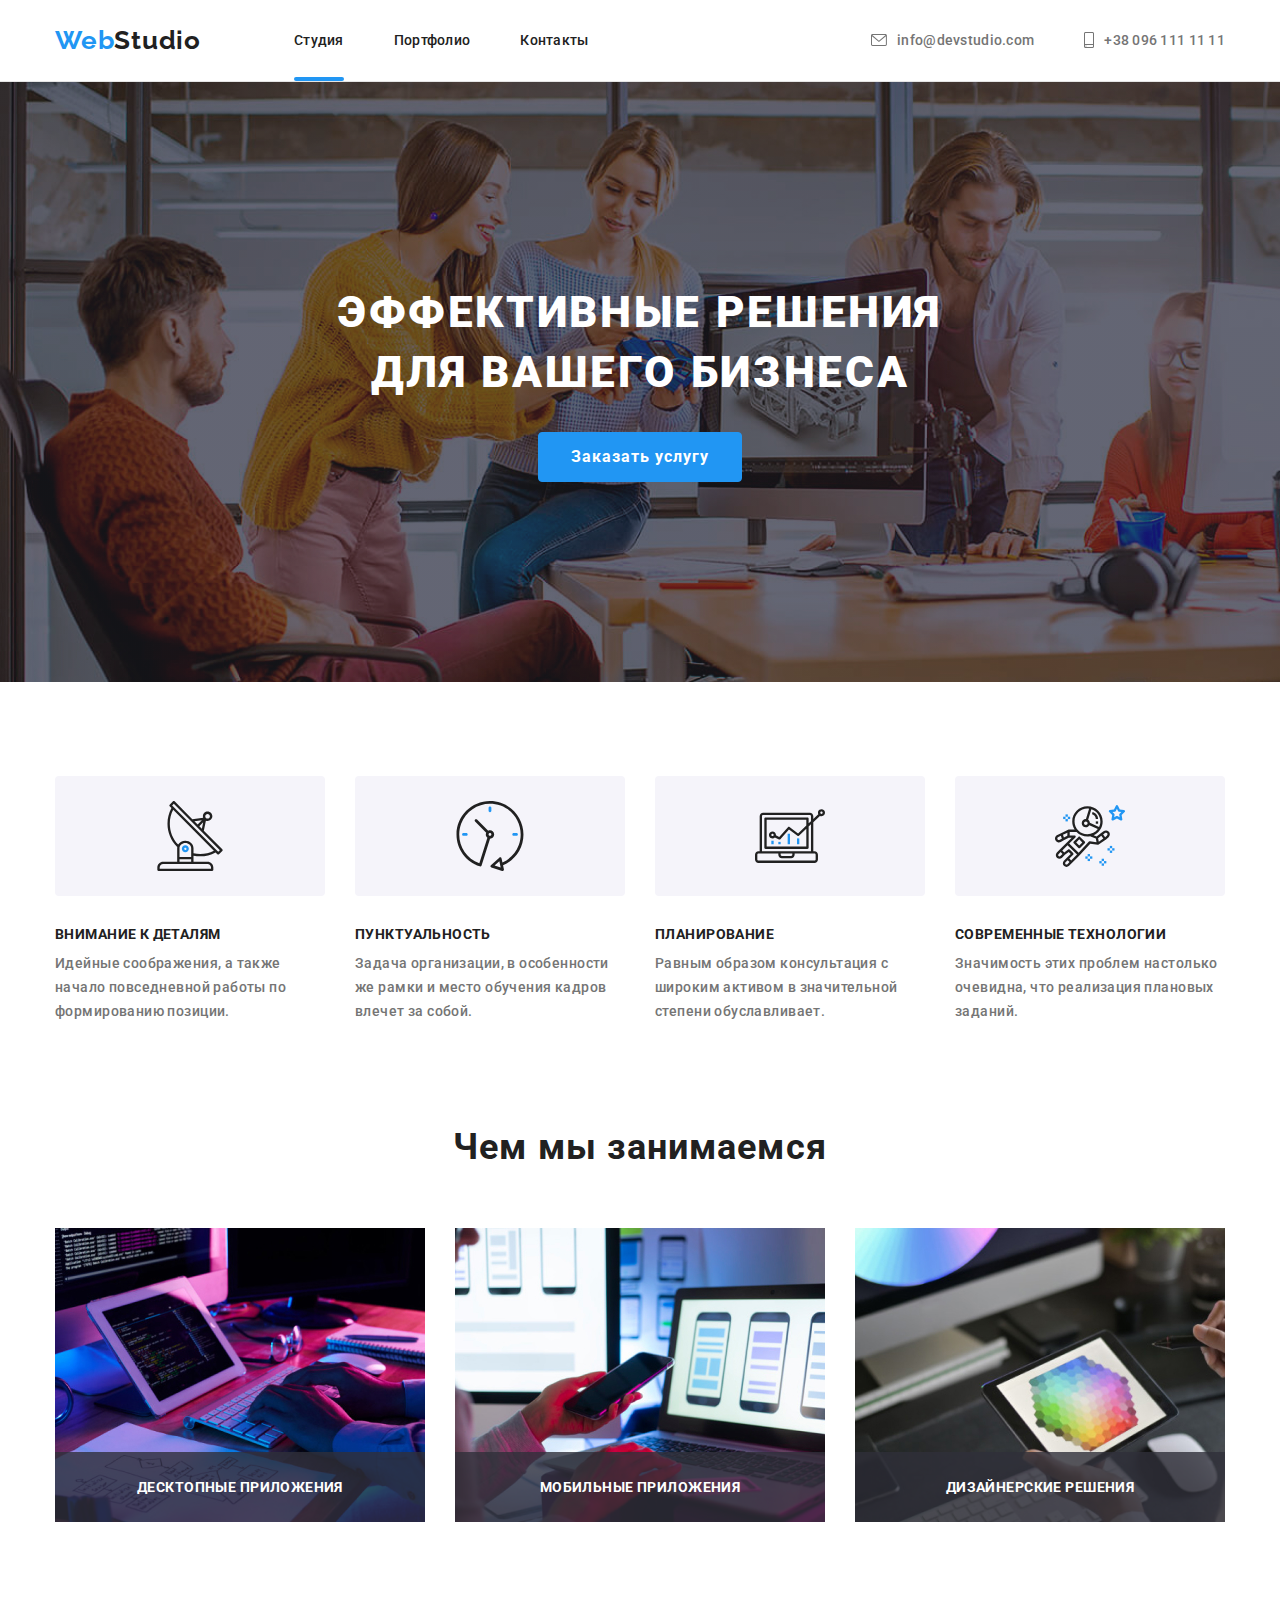
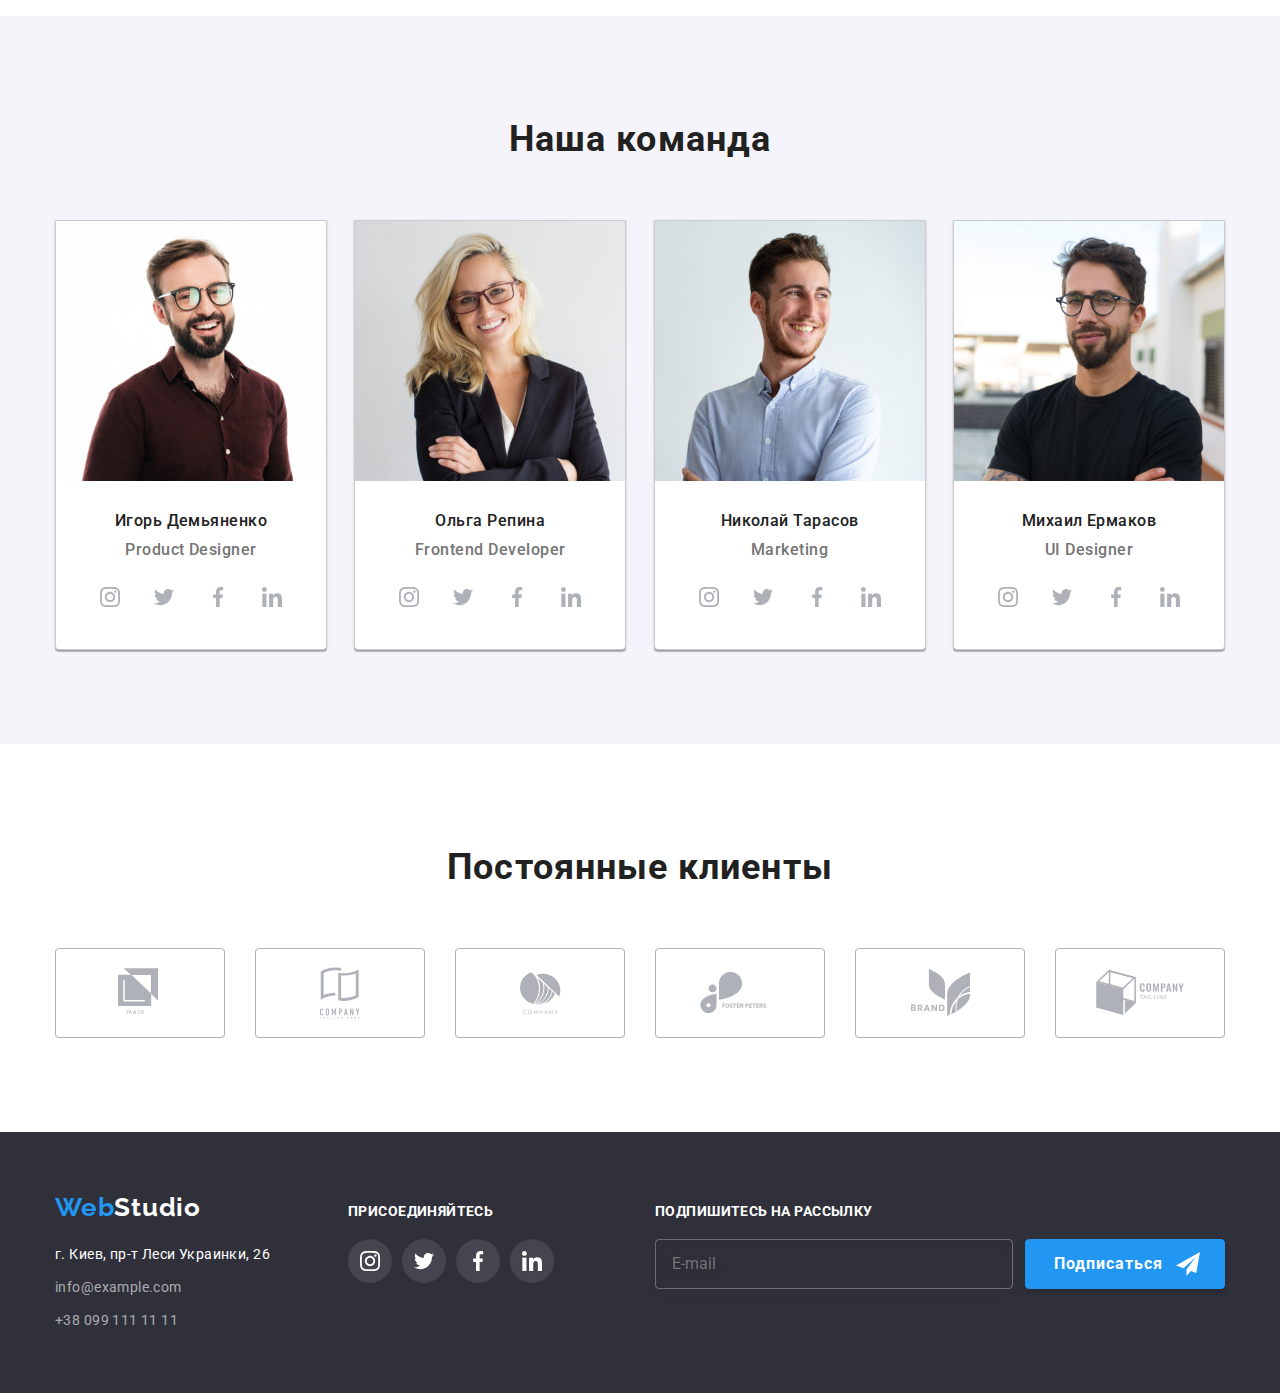
<file: index.html>
<!DOCTYPE html>
<html lang="ru">
<head>
  <meta charset="UTF-8">
  <meta name="viewport" content="width=device-width, initial-scale=1.0">
  <title>WebStudio</title>
  <link rel="stylesheet" href="https://cdnjs.cloudflare.com/ajax/libs/modern-normalize/1.0.0/modern-normalize.min.css">
  <link rel="preconnect" href="https://fonts.gstatic.com">
  <link href="https://fonts.googleapis.com/css2?family=Raleway:wght@700&family=Roboto:wght@400;500;700;900&display=swap"
    rel="stylesheet">
  <link rel="stylesheet" href="./css/main.min.css">
  <link rel="stylesheet" href="./portfolio.html">
</head>

  <body>
    <header class="header">
      <div class="container">
        <nav class="header-navigation">
          <p class="logo" lang="en">
            <a class="logo-link" href="./index.html">
              <span class="content-logo">Web</span>Studio</a>
          </p>
          <ul class="navigation-list">
            <li class="navigation-list-item">
              <a class="navigation-list-link strip" href="./index.html">Студия</a>
            </li>
            <li class="navigation-list-item">
              <a class="navigation-list-link" href="./portfolio.html">Портфолио</a>
            </li>
            <li class="navigation-list-item">
              <a class="navigation-list-link" href="#">Контакты</a>
            </li>
          </ul>
        </nav>

        <address class="address">
          <ul class="address-list">
            <li class="header-mail-item">               
              <a class="header-mail-link" href="mailto:info@devstudio.com">
                <svg class="header-logo-mail">
                <use href="./images/sprite.svg#icon-mail"></use>
              </svg>
              info@devstudio.com</a>
            </li>
            <li class="header-tel-item">              
              <a class="header-tel-link" href="tel:+380961111111">
                <svg class="header-logo-tell">
                  <use href="./images/sprite.svg#icon-tell"></use>
                </svg>
                +38 096 111 11 11</a>
            </li>
          </ul>
        </address>
      </div>
    </header>

    <main class="main">
      <!--HERO-->
      <section class="hero">
        <div class="container">
          <h1 class="title-hero">Эффективные решения для вашего бизнеса</h1>
          <button class="hero-btn" type="button" data-modal-open>Заказать услугу</button>
        </div>
      </section>

      <!--Our Features-->
      <section class="features">
        <div class="container">
          <h2 class="features-title-box">Наши Особенности</h2>
          <ul class="features-list">
            <li class="features-list-item">
              <div class="features-list-box">
                <svg class="features-logo">
                  <use href="./images/sprite.svg#icon-antenna"></use>
                </svg>
              </div>
              <h3 class="features-title">Внимание к деталям</h3>
              <p class="features-text">
                Идейные соображения, а также начало повседневной работы по
                формированию позиции.
              </p>
            </li>
            <li class="features-list-item">
              <div class="features-list-box">
                <svg class="features-logo">
                  <use href="./images/sprite.svg#icon-clock"></use>
                </svg>
              </div>
              <h3 class="features-title">Пунктуальность</h3>
              <p class="features-text">
                Задача организации, в особенности же рамки и место обучения
                кадров влечет за собой.
              </p>
            </li>
            <li class="features-list-item">
              <div class="features-list-box">
                <svg class="features-logo">
                  <use href="./images/sprite.svg#icon-diagram"></use>
                </svg>
              </div>
              <h3 class="features-title">Планирование</h3>
              <p class="features-text">
                Равным образом консультация с широким активом в значительной
                степени обуславливает.
              </p>
            </li>
            <li class="features-list-item">
              <div class="features-list-box">
                <svg class="features-logo">
                  <use href="./images/sprite.svg#icon-astronaut"></use>
                </svg>
              </div>
              <h3 class="features-title">Современные технологии</h3>
              <p class="features-text">
                Значимость этих проблем настолько очевидна, что реализация
                плановых заданий.
              </p>
            </li>
          </ul>
        </div>
      </section>

      <!--About-->
      <section class="about">
        <div class="container">
          <h2 class="title">Чем мы занимаемся</h2>
          <ul class="about-list">
            <li class="about-list-item">
              <img class="about-pic" src="./images/images_2.jpg" alt="специалист пишет код" width="370" height="294" />
              <p class="about-text">Десктопные приложения</p>
            </li>   
            <li class="about-list-item">
              <img class="about-pic" src="./images/images_1.jpg" alt="специалист подбирает макет" width="370" height="294"/>
              <p class="about-text">Мобильные приложения</p>
            </li>
            <li class="about-list-item">
              <img class="about-pic" src="./images/images_3.jpg" alt="специалист подбирает цвет палитры" width="370" height="294"/>
              <p class="about-text">Дизайнерские решения</p>
            </li>
          </ul>
        </div>
      </section>

      <!--Team-->
      <section class="team">
        <div class="container">
          <h2 class="title">Наша команда</h2>
          <ul class="team-list">
            <li class="team-list-item">
              <img
                src="./images/team/team_1.jpg"
                alt="фотография Игорь Демьяненко"
                width="270"
                height="260"
              />
              <div class="team-box">
                <h3 class="team-title">Игорь Демьяненко</h3>
                <p class="team-text">Product Designer</p>
                <ul class="social-list">
                  <li class="team-social-item">
                    <a class="team-social-link" href="#">
                        <svg class="social-list-icon">
                          <use href="./images/sprite.svg#icon-instagram"></use></svg></a>
                  </li>
                  <li class="team-social-item">
                    <a class="team-social-link" href="#">
                      <svg class="social-list-icon">
                         <use href="./images/sprite.svg#icon-twitter"></use></svg></a>
                  </li>
                  <li class="team-social-item">
                    <a class="team-social-link" href="#">
                       <svg class="social-list-icon">
                         <use href="./images/sprite.svg#icon-facebook"></use></svg></a>
                  </li>
                  <li class="team-social-item">
                    <a class="team-social-link" href="#">
                      <svg class="social-list-icon">
                        <use
                          href="./images/sprite.svg#icon-linkedin"
                        ></use></svg></a>
                  </li>
                </ul>
              </div>
            </li>
            <li class="team-list-item">
              <img src="./images/team/team_2.jpg"
                alt="фотография Ольга Репина"
                width="270"
                height="260"
              />
              <div>
                <h3 class="team-title">Ольга Репина</h3>
                <p class="team-text">Frontend Developer</p>
                <ul class="social-list">
                  <li class="team-social-item">
                    <a class="team-social-link" href="#">
                        <svg class="social-list-icon">
                          <use href="./images/sprite.svg#icon-instagram"></use></svg></a>
                  </li>
                  <li class="team-social-item">
                    <a class="team-social-link" href="#">
                      <svg class="social-list-icon">
                         <use href="./images/sprite.svg#icon-twitter"></use></svg></a>
                  </li>
                  <li class="team-social-item">
                    <a class="team-social-link" href="#">
                       <svg class="social-list-icon">
                         <use href="./images/sprite.svg#icon-facebook"></use></svg></a>
                  </li>
                  <li class="team-social-item">
                    <a class="team-social-link" href="#">
                      <svg class="social-list-icon">
                        <use
                          href="./images/sprite.svg#icon-linkedin"
                        ></use></svg></a>
                  </li>
                </ul>
              </div>
            </li>
            <li class="team-list-item">
              <img
                src="./images/team/team_3.jpg"
                alt="фотография Николай Тарасов"
                width="270"
                height="260"
              />
              <div>
                <h3 class="team-title">Николай Тарасов</h3>
                <p class="team-text">Marketing</p>
                <ul class="social-list">
                  <li class="team-social-item">
                    <a class="team-social-link" href="#">
                        <svg class="social-list-icon">
                          <use href="./images/sprite.svg#icon-instagram"></use></svg></a>
                  </li>
                  <li class="team-social-item">
                    <a class="team-social-link" href="#">
                      <svg class="social-list-icon">
                         <use href="./images/sprite.svg#icon-twitter"></use></svg></a>
                  </li>
                  <li class="team-social-item">
                    <a class="team-social-link" href="#">
                       <svg class="social-list-icon">
                         <use href="./images/sprite.svg#icon-facebook"></use></svg></a>
                  </li>
                  <li class="team-social-item">
                    <a class="team-social-link" href="#">
                      <svg class="social-list-icon">
                        <use
                          href="./images/sprite.svg#icon-linkedin"
                        ></use></svg></a>
                  </li>
                </ul>
              </div>
            </li>
            <li class="team-list-item">
              <img
                src="./images/team/team_4.jpg"
                alt="фотография Михаил Ермаков"
                width="270"
                height="260"
              />
              <div>
                <h3 class="team-title">Михаил Ермаков</h3>
                <p class="team-text">UI Designer</p>
                <ul class="social-list">
                  <li class="team-social-item">
                    <a class="team-social-link" href="#">
                        <svg class="social-list-icon">
                          <use href="./images/sprite.svg#icon-instagram"></use></svg></a>
                  </li>
                  <li class="team-social-item">
                    <a class="team-social-link" href="#">
                      <svg class="social-list-icon">
                         <use href="./images/sprite.svg#icon-twitter"></use></svg></a>
                  </li>
                  <li class="team-social-item">
                    <a class="team-social-link" href="#">
                       <svg class="social-list-icon">
                         <use href="./images/sprite.svg#icon-facebook"></use></svg></a>
                  </li>
                  <li class="team-social-item">
                    <a class="team-social-link" href="#">
                      <svg class="social-list-icon">
                        <use
                          href="./images/sprite.svg#icon-linkedin"
                        ></use></svg></a>
                  </li>
                </ul>
              </div>
            </li>
          </ul>
        </div>
      </section>

      <!-- Clients -->
      <section class="clients">
        <div class="container">
          <h2 class="title">Постоянные клиенты</h2>
          <div>
            <ul class="clients-list">              
              <li class="clients-list-item">
                <a class="clients-list-link" href="#">
                  <svg class="clients-list-icon" width="44.27" height="49.23">
                    <use href="./images/sprite.svg#icon-logo-1"></use>
                  </svg>
                </a>                
              </li>
              <li class="clients-list-item">
                <a class="clients-list-link" href="#">
                  <svg class="clients-list-icon" width="40" height="52">
                    <use href="./images/sprite.svg#icon-logo-2"></use>
                  </svg>
                </a>
              </li>
              <li class="clients-list-item">
                <a class="clients-list-link" href="#">
                  <svg class="clients-list-icon" width="41" height="42.6">
                    <use href="./images/sprite.svg#icon-logo-3"></use>
                  </svg>
                </a>
              </li>
              <li class="clients-list-item">
                <a class="clients-list-link" href="#">
                  <svg class="clients-list-icon" width="79.66" height="42.02">
                    <use href="./images/sprite.svg#icon-logo-4"></use>
                  </svg>
                </a>
              </li>
              <li class="clients-list-item">
                <a class="clients-list-link" href="#">
                  <svg class="clients-list-icon" width="59" height="47">
                    <use href="./images/sprite.svg#icon-logo-5"></use>
                  </svg>
                </a>
              </li>
              <li class="clients-list-item">
                <a class="clients-list-link" href="#">
                  <svg class="clients-list-icon" width="88.48" height="45.44">
                    <use href="./images/sprite.svg#icon-logo-6"></use>
                  </svg>
                </a>
              </li>
            </ul>
          </div>          
        </div>
      </section>
    </main>

    <footer class="footer">
      <div class="container">
        <div>
          <p class="text-footer" lang="en">
            <a class="logo-footer" href="./index.html"><span class="content-logo">Web</span>Studio</a>
          </p>
          <address class="address">
            <ul class="address-list">
              <li class="address-list-item">
                <a class="footer-address-link" href="https://goo.gl/maps/zYXSifWX77ZxXH1r9">г. Киев, пр-т Леси Украинки, 26</a>
              </li>
              <li class="address-list-item">
                <a class="footer-mail-link" href="mailto:info@example.com">info@example.com</a>
              </li>
              <li class="address-list-item">
                <a class="footer-tel-link" href="tel:+380991111111">+38 099 111 11 11</a>
              </li>
            </ul>
          </address>          
        </div>
        
        <div class="footer-social-box">
          <p class="footer-social-text">ПРИСОЕДИНЯЙТЕСЬ</p>
          <ul class="footer-social-list">
            <li class="footer-social-item">
              <a class="footer-social-link" href="#">
                <svg class="footer-social-list-icon">
                  <use href="./images/sprite.svg#icon-instagram"></use>
                </svg></a>
            </li>
            <li class="footer-social-item">
              <a class="footer-social-link" href="#">
                <svg class="footer-social-list-icon">
                  <use href="./images/sprite.svg#icon-twitter"></use>
                </svg></a>
            </li>
            <li class="footer-social-item">
              <a class="footer-social-link" href="#">
                <svg class="footer-social-list-icon">
                  <use href="./images/sprite.svg#icon-facebook"></use>
                </svg></a>
            </li>
            <li class="footer-social-item">
              <a class="footer-social-link" href="#">
                <svg class="footer-social-list-icon">
                  <use href="./images/sprite.svg#icon-linkedin"></use>
                </svg></a>
            </li>
          </ul>
        </div>
        <div class="footer-form-box">
          <form action="#" class="footer-form">
            <p class="footer-form-text">Подпишитесь на рассылку</p>
            <label class="footer-form-field">
              <input type="email" name="user-email" class="footer-form-input" placeholder="E-mail">
              <button type="submit" class="footer-form-btn">Подписаться
                <svg class="footer-form-icon" >
                  <use href="./images/sprite.svg#icon-send"></use>
                </svg>
              </button>
            </label>
          </form>
        </div>
      </div>      
    </footer>
    <div class="backdrop is-hidden" data-modal>
      <div class="modal">
        <button type="button" class="close-btn" data-modal-close>
          <svg class="icon-close-black" width="15" height="15">
            <use href="./images/sprite.svg#icon-close" width="11" height="11"></use>
          </svg>
        </button>
        <form action="#" class="modal-form">
          <p class="modal-form-title-text">Оставьте свои данные, мы вам перезвоним</p>         
          <label class="modal-form-field">
            Имя 
            <span class="modal-form-input-wrapper">
              <input type="text" name="user-name" class="modal-form-input">
              <svg class="modal-form-icon" >
                <use href="./images/sprite.svg#icon-User"></use>
              </svg>
            </span>            
          </label>
          <label class="modal-form-field">
            Телефон
            <span class="modal-form-input-wrapper">
              <input type="tel" name="user-tel" class="modal-form-input">
              <svg class="modal-form-icon">
                <use href="./images/sprite.svg#icon-tel"></use>
              </svg>
            </span>            
          </label>
          <label class="modal-form-field">
            Почта
            <span class="modal-form-input-wrapper">
              <input type="email" name="user-email" class="modal-form-input">
              <svg class="modal-form-icon">
                <use href="./images/sprite.svg#icon-Email"></use>
              </svg>
            </span>            
          </label>
          <label class="modal-form-field">
            Комментарий
            <textarea class="modal-form-message" name="user-message" id="" placeholder="Введите текст"></textarea>   
          </label>          
          <input id="user-policy" type="checkbox" name="user-policy" value="accept-policy" class="modal-form-policy visually-hidden">
          <label for="user-policy" class="modal-form-policy-text">Соглашаюсь с рассылкой и принимаю <a class="modal-form-policy-link" href="#">Условия договора</a>
            <svg class="modal-form-policy-icon">
              <use href="./images/sprite.svg#icon-border"></use>                            
            </svg>
            <svg class="modal-form-policy-icon-check">
              <use href="./images/sprite.svg#icon-check"></use>
            </svg>
          </label>
          <button type="submit" class="modal-form-btn">Отправить</button>          
        </form>        
      </div>
    </div>
    <script src="./js/modal.js"></script>
  </body>
</html>
</file>
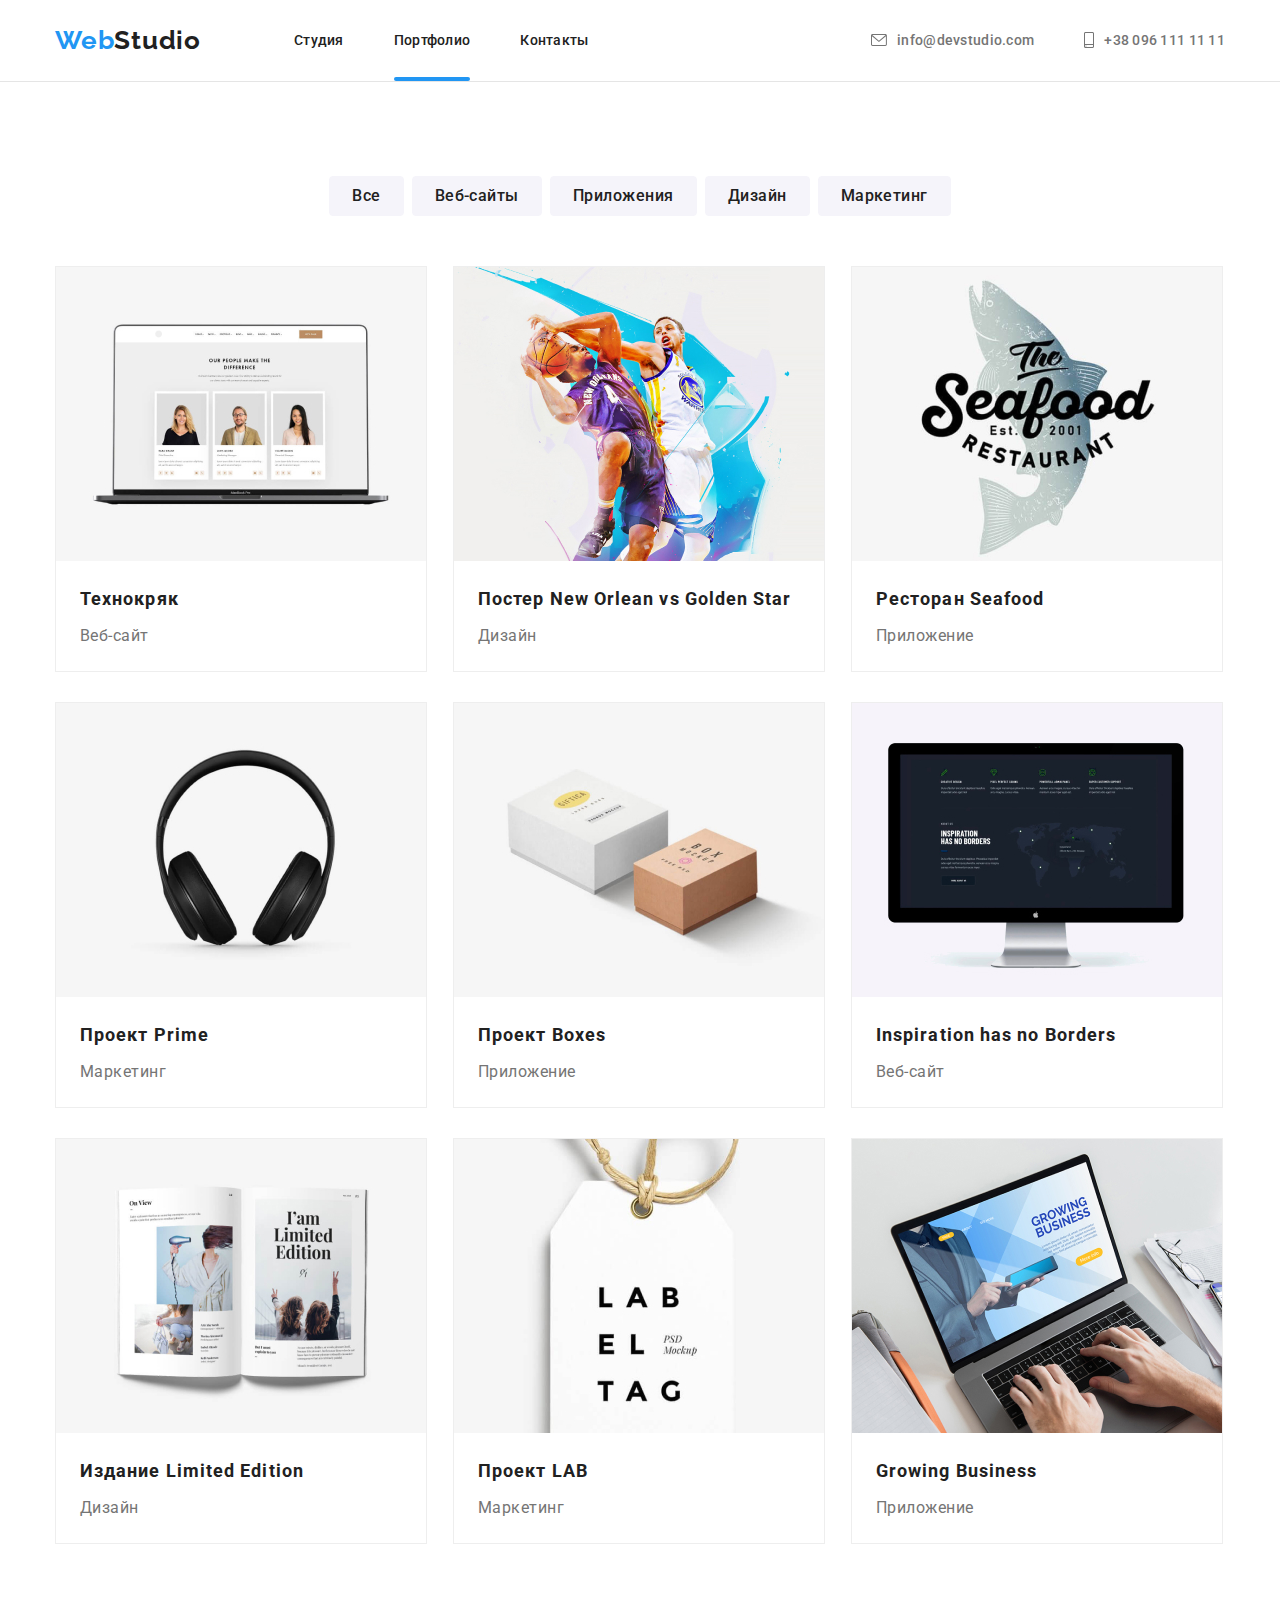
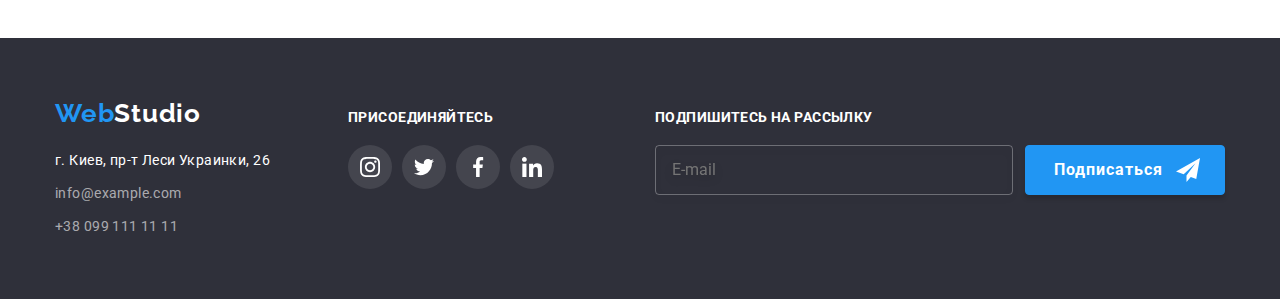
<file: portfolio.html>
<!DOCTYPE html>
<html lang="en">
<head>
    <meta charset="UTF-8">
    <meta name="viewport" content="width=device-width, initial-scale=1.0">
    <title>Portfolio</title>
    <link rel="stylesheet" href="https://cdnjs.cloudflare.com/ajax/libs/modern-normalize/1.0.0/modern-normalize.min.css">
    <link rel="preconnect" href="https://fonts.gstatic.com">
    <link href="https://fonts.googleapis.com/css2?family=Raleway:wght@700&family=Roboto:wght@400;500;700;900&display=swap"
        rel="stylesheet">
    <link rel="stylesheet" href="./css/portfolio.min.css">
    <link rel="stylesheet" href="./portfolio.html">
</head>

<body>
    <header class="header">
        <div class="container">
            <nav class="header-navigation">
                <p class="logo" lang="en"><a class="logo-link" href="./index.html"><span class="content-logo">Web</span>Studio</a>
                </p>
                <ul class="navigation-list">
                    <li class="navigation-list-item">
                        <a class="navigation-list-link" href="./index.html">Студия</a>
                    </li>
                    <li class="navigation-list-item">
                        <a class="navigation-list-link strip" href="./portfolio.html">Портфолио</a>
                    </li>
                    <li class="navigation-list-item">
                        <a class="navigation-list-link" href="#">Контакты</a>
                    </li>
                </ul>
            </nav>
            
            <address class="address">
                <ul class="address-list">
                    <li class="header-mail-item">
                        <a class="header-mail-link" href="mailto:info@devstudio.com">
                            <svg class="header-logo-mail">
                                <use href="./images/sprite.svg#icon-mail"></use>
                            </svg>
                            info@devstudio.com</a>
                    </li>
                    <li class="header-tel-item">
                        <a class="header-tel-link" href="tel:+380961111111">
                            <svg class="header-logo-tell">
                                <use href="./images/sprite.svg#icon-tell"></use>
                            </svg>
                            +38 096 111 11 11</a>
                    </li>
                </ul>
            </address>
        </div>
    </header>

    <main>
        <section class="project">
            <div class="container">
                <div class="project-filter">
                    <h1 class="title-works">Наши работы</h1>
                    <ul class="works-list">
                        <li class="works-list-item"><button class="portfolio-batton" type="button">Все</button></li>
                        <li class="works-list-item"><button class="portfolio-batton" type="button">Веб-сайты</button></li>
                        <li class="works-list-item"><button class="portfolio-batton" type="button">Приложения</button></li>
                        <li class="works-list-item"><button class="portfolio-batton" type="button">Дизайн</button></li>
                        <li class="works-list-item"><button class="portfolio-batton" type="button">Маркетинг</button></li>
                    </ul>
                </div>
                <div class="project-box">
                    <h2 class="title-box">Работы</h2>
                    <ul class="portfolio-list">
                        <li class="portfolio-list-item">
                            <div class="box-img-overley">
                                <img class="project-portfolio-pic" src="./images/portfolio/img.jpg" alt="Веб-сайт Технокряк" width="370" height="294">
                                    <p class="text-portfolio-overlay">Технокряк это современная площадка распространения коронавируса. Компании используют
                                        эту платформу для цифрового
                                        шпионажа и атак на защищённые сервера конкурентов.
                                    </p>
                            </div>                                                                                   
                            <div class="box-portfolio-list">
                                <h3 class="portfolio-title">Технокряк</h3>
                                <p class="portfolio-text">Веб-сайт</p>
                            </div>                            
                        </li>
                        <li class="portfolio-list-item">
                            <div class="box-img-overley">
                                <img src="./images/portfolio/img(1).jpg" alt="Дизайн постера баскетбольного матча" width="370" height="294">
                                    <p class="text-portfolio-overlay">Технокряк это современная площадка распространения коронавируса. Компании используют
                                        эту платформу для цифрового
                                        шпионажа и атак на защищённые сервера конкурентов.</p>
                            </div>                            
                            <div class="box-portfolio-list">
                                <h3 class="portfolio-title">Постер New Orlean vs Golden Star</h3>
                                <p class="portfolio-text">Дизайн</p>
                            </div>                            
                        </li>
                        <li class="portfolio-list-item">
                            <div class="box-img-overley">
                                <img src="./images/portfolio/img(2).jpg" alt="Приложение к реторану Seafood" width="370" height="294">
                                    <p class="text-portfolio-overlay">Технокряк это современная площадка распространения коронавируса. Компании используют
                                        эту платформу для цифрового
                                        шпионажа и атак на защищённые сервера конкурентов.</p>
                            </div>                            
                            <div class="box-portfolio-list">
                                <h3 class="portfolio-title">Ресторан Seafood</h3>
                                <p class="portfolio-text">Приложение</p>
                            </div>                        
                        </li>
                        <li class="portfolio-list-item">
                            <div class="box-img-overley">
                                <img src="./images/portfolio/img(3).jpg" alt="Картинка к проекту Prime" width="370" height="294">
                                    <p class="text-portfolio-overlay">Технокряк это современная площадка распространения коронавируса. Компании используют
                                        эту платформу для цифрового
                                        шпионажа и атак на защищённые сервера конкурентов.</p>
                            </div>                            
                            <div class="box-portfolio-list">
                                <h3 class="portfolio-title">Проект Prime</h3>
                                <p class="portfolio-text">Маркетинг</p>
                            </div>
                        </li>
                        <li class="portfolio-list-item">
                            <div class="box-img-overley">
                                <img src="./images/portfolio/img(4).jpg" alt="Приложение к проекту Boxes" width="370" height="294">
                                <p class="text-portfolio-overlay">Технокряк это современная площадка распространения коронавируса. Компании используют
                                    эту платформу для цифрового
                                    шпионажа и атак на защищённые сервера конкурентов.</p>
                            </div>                            
                            <div class="box-portfolio-list">
                                <h3 class="portfolio-title">Проект Boxes</h3>
                                <p class="portfolio-text">Приложение</p>
                            </div>
                        </li>
                        <li class="portfolio-list-item">
                            <div class="box-img-overley">
                                <img src="./images/portfolio/img(5).jpg" alt="Веб-сайт Inspiration has no Borders" width="370" height="294">
                                <p class="text-portfolio-overlay">Технокряк это современная площадка распространения коронавируса. Компании используют
                                    эту платформу для цифрового
                                    шпионажа и атак на защищённые сервера конкурентов.</p>
                            </div>                            
                            <div class="box-portfolio-list">
                                <h3 class="portfolio-title">Inspiration has no Borders</h3>
                                <p class="portfolio-text">Веб-сайт</p>
                            </div>
                        </li>
                        <li class="portfolio-list-item">
                            <div class="box-img-overley">
                                <img src="./images/portfolio/img(6).jpg" alt="Дизайн к изданию Limited Edition" width="370" height="294">
                                <p class="text-portfolio-overlay">Технокряк это современная площадка распространения коронавируса. Компании используют
                                    эту платформу для цифрового
                                    шпионажа и атак на защищённые сервера конкурентов.</p>
                            </div>                            
                            <div class="box-portfolio-list">
                                <h3 class="portfolio-title">Издание Limited Edition</h3>
                                <p class="portfolio-text">Дизайн</p>
                            </div>
                        </li>
                        <li class="portfolio-list-item">
                            <div class="box-img-overley">
                                <img src="./images/portfolio/img(7).jpg" alt="Картинка к проекту LAB" width="370" height="294">
                                <p class="text-portfolio-overlay">Технокряк это современная площадка распространения коронавируса. Компании используют
                                    эту платформу для цифрового
                                    шпионажа и атак на защищённые сервера конкурентов.</p>
                            </div>                            
                            <div class="box-portfolio-list">
                                <h3 class="portfolio-title">Проект LAB</h3>
                                <p class="portfolio-text">Маркетинг</p>
                            </div>
                        </li>
                        <li class="portfolio-list-item">
                            <div class="box-img-overley">
                                <img src="./images/portfolio/img(8).jpg" alt="Приложение Growing Business" width="370" height="294">
                                <p class="text-portfolio-overlay">Технокряк это современная площадка распространения коронавируса. Компании используют
                                    эту платформу для цифрового
                                    шпионажа и атак на защищённые сервера конкурентов.</p>
                            </div>                            
                            <div class="box-portfolio-list">
                                <h3 class="portfolio-title">Growing Business</h3>
                                <p class="portfolio-text">Приложение</p>
                            </div>
                        </li>
                    </ul>
                </div>
            </div>                       
        </section>
    </main>

    <footer class="footer">
        <div class="container">
            <div>
                <p class="text-footer" lang="en">
                    <a class="logo-footer" href="./index.html"><span class="content-logo">Web</span>Studio</a>
                </p>
                <address class="address">
                    <ul class="address-list">
                        <li class="address-list-item">
                            <a class="footer-address-link" href="https://goo.gl/maps/zYXSifWX77ZxXH1r9">г. Киев, пр-т Леси
                                Украинки, 26</a>
                        </li>
                        <li class="address-list-item">
                            <a class="footer-mail-link" href="mailto:info@example.com">info@example.com</a>
                        </li>
                        <li class="address-list-item">
                            <a class="footer-tel-link" href="tel:+380991111111">+38 099 111 11 11</a>
                        </li>
                    </ul>
                </address>
            </div>
        
            <div class="footer-social-box">
                <p class="footer-social-text">ПРИСОЕДИНЯЙТЕСЬ</p>
                <ul class="footer-social-list">
                    <li class="footer-social-item">
                        <a class="footer-social-link" href="#">
                            <svg class="footer-social-list-icon">
                                <use href="./images/sprite.svg#icon-instagram"></use>
                            </svg></a>
                    </li>
                    <li class="footer-social-item">
                        <a class="footer-social-link" href="#">
                            <svg class="footer-social-list-icon">
                                <use href="./images/sprite.svg#icon-twitter"></use>
                            </svg></a>
                    </li>
                    <li class="footer-social-item">
                        <a class="footer-social-link" href="#">
                            <svg class="footer-social-list-icon">
                                <use href="./images/sprite.svg#icon-facebook"></use>
                            </svg></a>
                    </li>
                    <li class="footer-social-item">
                        <a class="footer-social-link" href="#">
                            <svg class="footer-social-list-icon">
                                <use href="./images/sprite.svg#icon-linkedin"></use>
                            </svg></a>
                    </li>
                </ul>
            </div>
            <div class="footer-form-box">
                <form action="#" class="footer-form">
                  <p class="footer-form-text">Подпишитесь на рассылку</p>
                  <label class="footer-form-field">
                    <input type="email" name="user-email" class="footer-form-input" placeholder="E-mail">
                    <button type="submit" class="footer-form-btn">Подписаться
                      <svg class="footer-form-icon" >
                        <use href="./images/sprite.svg#icon-send"></use>
                      </svg>
                    </button>
                  </label>
                </form>
              </div>
            </div>      
        </div>
    </footer>
</body>
</html>
</file>
<file: css/main.min.css>
.visually-hidden{position:absolute !important;clip:rect(1px 1px 1px 1px);clip:rect(1px, 1px, 1px, 1px);padding:0 !important;border:0 !important;height:1px !important;width:1px !important;overflow:hidden}:root{--main-font: "Roboto", sans-serif;--secondary-font: "Raleway", sans-serif;--accent-color: #2196f3;--icon-color: #afb1b8}body{font-family:var(--main-font)}img{display:block}h1,h2,h3,h4,h5,h6,p{margin:0}ul,ol{margin:0;padding:0}a{text-decoration:none}.container{width:1200px;padding:0 15px;margin:auto}.title{font-weight:700;font-size:36px;margin-bottom:50px;line-height:1.666;text-align:center;letter-spacing:0.03em;color:#212121}.backdrop{position:fixed;left:0;top:0;width:100%;height:100%;background-color:rgba(0,0,0,0.2);transition:all 250ms linear}.modal{position:absolute;top:50%;left:50%;transform:translate(-50%, -50%);width:528px;min-height:581px;background-color:#fff;box-shadow:0px 1px 3px rgba(0,0,0,0.12),0px 1px 1px rgba(0,0,0,0.14),0px 2px 1px rgba(0,0,0,0.2);border-radius:4px;padding:40px}.close-btn{position:absolute;top:8px;right:8px;width:30px;height:30px;background-color:#fff;border:1px solid rgba(0,0,0,0.1);border-radius:50%;cursor:pointer;text-align:center}.icon-close-black{position:absolute;display:block;top:8px;right:5px;transition:fill 250ms cubic-bezier(0.4, 0, 0.2, 1)}.close-btn:hover .icon-close-black{fill:var(--accent-color)}.is-hidden{opacity:0;visibility:hidden;pointer-events:none}.modal-form{display:flex;flex-direction:column}.modal-form-title-text{font-weight:bold;font-size:20px;line-height:1.15;text-align:center;letter-spacing:0.03em;color:#212121;margin-bottom:12px}.modal-form-field{font-weight:400;font-size:12px;line-height:1.166;letter-spacing:0.01em;color:#757575;margin-bottom:10px}.modal-form-input-wrapper{position:relative;display:block;margin-top:4px}.modal-form-input{width:100%;height:40px;border:1px solid rgba(33,33,33,0.2);border-radius:4px;padding-left:42px;transition:border 250ms cubic-bezier(0.4, 0, 0.2, 1)}.modal-form-input:focus{outline:none;border:1px solid var(--accent-color)}.modal-form-icon{position:absolute;top:50%;left:12px;transform:translateY(-50%);display:block;width:18px;height:18px;transition:fill 250ms cubic-bezier(0.4, 0, 0.2, 1)}.modal-form-input:focus+.modal-form-icon{fill:var(--accent-color)}.modal-form-message{width:100%;height:120px;margin-top:4px;border:1px solid rgba(33,33,33,0.2);border-radius:4px;padding:12px 16px;resize:none;transition:border 250ms cubic-bezier(0.4, 0, 0.2, 1)}.modal-form-message:focus{outline:none;border:1px solid var(--accent-color)}.modal-form-message::placeholder{font-weight:400;font-size:14px;line-height:1.143;letter-spacing:0.01em;color:rgba(117,117,117,0.5)}.modal-form-policy-text{display:inline-block;text-align:center;position:relative;font-weight:400;font-size:14px;line-height:1.714;letter-spacing:0.03em;color:#757575;margin-bottom:30px;margin-top:10px;padding-left:25px}.modal-form-policy-icon{position:absolute;width:16px;height:15px;top:50%;transform:translateY(-50%);left:12px;transition:250ms cubic-bezier(0.4, 0, 0.2, 1)}.modal-form-policy:checked+.modal-form-policy-text .modal-form-policy-icon{fill:var(--accent-color)}.modal-form-policy-icon-check{position:absolute;width:14px;height:13px;top:50%;transform:translateY(-50%);left:13px;fill:#fff;transition:250ms cubic-bezier(0.4, 0, 0.2, 1)}.modal-form-policy:checked+.modal-form-policy-text .modal-form-policy-icon-check{background:var(--accent-color);fill:#fff}.modal-form-policy-link{text-decoration-line:underline;color:#2196f3}.modal-form-btn{font-weight:700;font-size:16px;line-height:1.875;align-items:center;text-align:center;letter-spacing:0.06em;background-color:#2196f3;color:#ffffff;text-decoration:inherit;margin-left:auto;margin-right:auto;border:1px solid #2196f3;box-shadow:0px 4px 4px rgba(0,0,0,0.15);cursor:pointer;border-radius:4px;height:50px;width:200px;padding:10px 32px}.header{padding-top:25px;padding-bottom:25px;border-bottom:1px solid #e5e5e5}.header .container{display:flex;align-items:center}.header-navigation{display:flex;align-items:center}.logo-link{font-family:var(--secondary-font);font-weight:700;font-size:26px;line-height:1.192;letter-spacing:0.03em;text-decoration:inherit;color:#212121}.content-logo{color:#2196f3}.navigation-list{list-style-type:none;display:flex;align-items:center}.navigation-list-item:not(:last-child){margin-right:50px}.header .address-list{list-style-type:none;display:flex;align-items:center}.header .logo{margin-right:93px}.navigation-list-link{position:relative;font-weight:500;font-size:14px;line-height:1.143;letter-spacing:0.02em;padding-bottom:33px;color:#212121;text-decoration:inherit;transition:250ms cubic-bezier(0.4, 0, 0.2, 1)}.navigation-list-link:hover,.navigation-list-link:focus{color:var(--accent-color)}.header-mail-link,.header-tel-link{display:flex;justify-content:center;align-items:center;font-weight:500;font-size:14px;line-height:1.143;letter-spacing:0.02em;color:#757575;text-decoration:inherit;transition:250ms cubic-bezier(0.4, 0, 0.2, 1)}.header-mail-link:hover,.header-mail-link:focus,.header-tel-link:hover,.header-tel-link:focus{color:var(--accent-color)}.strip::after{content:"";position:absolute;bottom:0;display:block;width:100%;height:4px;background:#2196f3;border-radius:2px}.header .address{margin-left:auto}.header-mail-item{margin-right:50px;display:flex;align-items:center}.address{font-style:normal}.header-logo-mail{margin-right:10px;width:16px;height:12px;fill:#757575}.header-mail-link:hover .header-logo-mail,.header-mail-link:focus .header-logo-mail{fill:var(--accent-color)}.header-logo-tell{margin-right:10px;width:10px;height:16px;fill:#757575}.header-tel-link:hover .header-logo-tell,.header-tel-link:focus .header-logo-tell{fill:var(--accent-color)}.hero{background-color:#2f303a;background-image:linear-gradient(rgba(47,48,58,0.4), rgba(47,48,58,0.4)),url("../images/hero/bg.jpg");background-repeat:no-repeat;background-size:cover;flex-grow:1;padding-top:200px;padding-bottom:200px;min-height:600px}.title-hero{font-weight:900;font-size:44px;line-height:1.364;text-align:center;letter-spacing:0.06em;text-transform:uppercase;width:700px;min-height:120px;margin-left:auto;margin-right:auto;margin-bottom:30px;color:#ffffff}.hero-btn{font-weight:700;font-size:16px;line-height:1.875;display:flex;align-items:center;text-align:center;letter-spacing:0.06em;background-color:#2196f3;color:#ffffff;text-decoration:inherit;margin-left:auto;margin-right:auto;border:1px solid #2196f3;cursor:pointer;border-radius:4px;height:50px;min-width:200px;padding:10px 32px}.features{padding-top:94px;padding-bottom:94px}.features-title-box{display:none}.features-title{font-weight:700;font-size:14px;line-height:1.143;letter-spacing:0.03em;text-transform:uppercase;color:#212121;padding-bottom:10px}.features-text{font-weight:500;font-size:14px;line-height:1.714;letter-spacing:0.03em;color:#757575}.features-list{display:flex;justify-content:space-between;list-style-type:none}.features-list-item{width:270px;min-height:101px}.features-list-box{display:flex;justify-content:center;align-items:center;width:270px;height:120px;background:#f5f4fa;border-radius:4px;margin-bottom:30px}.features-logo{width:70px;height:70px;align-items:center}.about{padding-bottom:94px}.about-list{display:flex;list-style-type:none;justify-content:space-between;margin-top:50px}.about-pic{display:block;max-width:100%;height:auto}.about-list-item{position:relative}.about-text{position:absolute;font-weight:700;font-size:14px;line-height:1.143;text-align:center;padding-top:27px;padding-bottom:27px;letter-spacing:0.03em;text-transform:uppercase;color:#ffffff;width:370px;min-height:70px;bottom:0px;background:rgba(47,48,58,0.8)}.team{background-color:#f5f4fa;padding-top:94px;padding-bottom:94px}.team-title{font-weight:500;font-size:16px;line-height:1.188;text-align:center;letter-spacing:0.03em;color:#212121;padding-top:30px;padding-bottom:10px;max-width:160px;margin:auto}.team-text{font-weight:500;font-size:16px;line-height:1.188;text-align:center;letter-spacing:0.03em;color:#757575;max-width:160px;margin:auto}.team-list{display:flex;list-style-type:none;justify-content:space-between;margin-top:50px}.team-list-item{background-color:#fff;border:1px solid #ccc;box-shadow:0px 1px 3px rgba(0,0,0,0.12),0px 1px 1px rgba(0,0,0,0.14),0px 2px 1px rgba(0,0,0,0.2);border-radius:0px 0px 4px 4px;padding-bottom:30px}.social-list{display:flex;justify-content:space-between;margin-top:16px;margin-left:32px;margin-right:32px}.team-social-item{list-style:none}.team-social-link{display:flex;justify-content:center;align-items:center;width:44px;height:44px;border-radius:50%;fill:var(--icon-color);transition:250ms cubic-bezier(0.4, 0, 0.2, 1)}.team-social-link:focus,.team-social-link:hover{background-color:var(--accent-color)}.social-list-icon{width:20px;height:20px;transition:250ms cubic-bezier(0.4, 0, 0.2, 1)}.team-social-link:focus .social-list-icon,.team-social-link:hover .social-list-icon{fill:#fff}.clients{padding-top:94px;padding-bottom:94px}.clients-list{display:flex;justify-content:space-between;align-items:center;list-style:none}.clients-list-link{display:flex;justify-content:center;align-items:center;fill:var(--icon-color);width:170px;height:90px;border:1px solid #afb1b8;border-radius:4px;transition:250ms cubic-bezier(0.4, 0, 0.2, 1)}.clients-list-link:focus,.clients-list-link:hover{border:1px solid var(--accent-color)}.clients-list-icon{transition:fill 250ms cubic-bezier(0.4, 0, 0.2, 1)}.clients-list-link:focus .clients-list-icon,.clients-list-link:hover .clients-list-icon{fill:var(--accent-color)}.footer{padding-top:60px;padding-bottom:60px;background-color:#2f303a}.footer .container{display:flex;justify-content:space-between;align-items:baseline}.text-footer{margin-bottom:20px}.footer .address-list-item:not(:last-child){margin-bottom:9px}.logo-footer{font-family:var(--secondary-font);font-weight:700;font-size:26px;line-height:1.192;letter-spacing:0.03em;text-decoration:inherit;color:#ffffff}.footer-address-link{font-weight:400;font-size:14px;line-height:1.714;letter-spacing:0.03em;color:#ffffff;text-decoration:none}.footer-mail-link,.footer-tel-link{font-weight:400;font-size:14px;line-height:1.714;letter-spacing:0.03em;color:rgba(255,255,255,0.6);text-decoration:none}.footer .address-list{list-style-type:none}.footer-social-text{font-weight:700;font-size:14px;line-height:1.142;letter-spacing:0.03em;color:#fff;margin-bottom:20px}.footer-social-box{width:206px;height:80px;margin-left:70px}.footer-social-list{display:flex;justify-content:space-between}.footer-social-item{list-style:none}.footer-social-link{display:flex;justify-content:center;align-items:center;width:44px;height:44px;border-radius:50%;background:rgba(255,255,255,0.1);fill:#fff;transition:250ms cubic-bezier(0.4, 0, 0.2, 1)}.footer-social-link:focus,.footer-social-link:hover{background:var(--accent-color)}.footer-social-list-icon{width:20px;height:20px}.footer-form-box{margin-left:93px}.footer-form-text{font-weight:700;font-size:14px;line-height:1.143;letter-spacing:0.03em;text-transform:uppercase;color:#ffffff;margin-bottom:20px}.footer-form-field{display:flex}.footer-form-input{width:358px;height:50px;margin-right:12px;border:1px solid rgba(255,255,255,0.3);box-sizing:border-box;filter:drop-shadow(0px 4px 4px rgba(0,0,0,0.15));border-radius:4px;background-color:transparent;padding:15px 16px;color:#fff}.footer-form-btn{position:relative;background-color:var(--accent-color);border:1px solid var(--accent-color);box-shadow:0px 4px 4px rgba(0,0,0,0.15);border-radius:4px;width:200px;height:50px;font-weight:700;font-size:16px;line-height:1.875;display:flex;align-items:center;text-align:center;letter-spacing:0.06em;color:#ffffff;padding:10px 28px;cursor:pointer}.footer-form-icon{position:absolute;width:24px;height:24px;right:24px;top:50%;transform:translateY(-50%);fill:#fff}
/*# sourceMappingURL=main.min.css.map */
</file>
<file: css/portfolio.min.css>
.visually-hidden{position:absolute !important;clip:rect(1px 1px 1px 1px);clip:rect(1px, 1px, 1px, 1px);padding:0 !important;border:0 !important;height:1px !important;width:1px !important;overflow:hidden}:root{--main-font: "Roboto", sans-serif;--secondary-font: "Raleway", sans-serif;--accent-color: #2196f3;--icon-color: #afb1b8}body{font-family:var(--main-font)}img{display:block}h1,h2,h3,h4,h5,h6,p{margin:0}ul,ol{margin:0;padding:0}a{text-decoration:none}.container{width:1200px;padding:0 15px;margin:auto}.title{font-weight:700;font-size:36px;margin-bottom:50px;line-height:1.666;text-align:center;letter-spacing:0.03em;color:#212121}.backdrop{position:fixed;left:0;top:0;width:100%;height:100%;background-color:rgba(0,0,0,0.2);transition:all 250ms linear}.modal{position:absolute;top:50%;left:50%;transform:translate(-50%, -50%);width:528px;min-height:581px;background-color:#fff;box-shadow:0px 1px 3px rgba(0,0,0,0.12),0px 1px 1px rgba(0,0,0,0.14),0px 2px 1px rgba(0,0,0,0.2);border-radius:4px;padding:40px}.close-btn{position:absolute;top:8px;right:8px;width:30px;height:30px;background-color:#fff;border:1px solid rgba(0,0,0,0.1);border-radius:50%;cursor:pointer;text-align:center}.icon-close-black{position:absolute;display:block;top:8px;right:5px;transition:fill 250ms cubic-bezier(0.4, 0, 0.2, 1)}.close-btn:hover .icon-close-black{fill:var(--accent-color)}.is-hidden{opacity:0;visibility:hidden;pointer-events:none}.modal-form{display:flex;flex-direction:column}.modal-form-title-text{font-weight:bold;font-size:20px;line-height:1.15;text-align:center;letter-spacing:0.03em;color:#212121;margin-bottom:12px}.modal-form-field{font-weight:400;font-size:12px;line-height:1.166;letter-spacing:0.01em;color:#757575;margin-bottom:10px}.modal-form-input-wrapper{position:relative;display:block;margin-top:4px}.modal-form-input{width:100%;height:40px;border:1px solid rgba(33,33,33,0.2);border-radius:4px;padding-left:42px;transition:border 250ms cubic-bezier(0.4, 0, 0.2, 1)}.modal-form-input:focus{outline:none;border:1px solid var(--accent-color)}.modal-form-icon{position:absolute;top:50%;left:12px;transform:translateY(-50%);display:block;width:18px;height:18px;transition:fill 250ms cubic-bezier(0.4, 0, 0.2, 1)}.modal-form-input:focus+.modal-form-icon{fill:var(--accent-color)}.modal-form-message{width:100%;height:120px;margin-top:4px;border:1px solid rgba(33,33,33,0.2);border-radius:4px;padding:12px 16px;resize:none;transition:border 250ms cubic-bezier(0.4, 0, 0.2, 1)}.modal-form-message:focus{outline:none;border:1px solid var(--accent-color)}.modal-form-message::placeholder{font-weight:400;font-size:14px;line-height:1.143;letter-spacing:0.01em;color:rgba(117,117,117,0.5)}.modal-form-policy-text{display:inline-block;text-align:center;position:relative;font-weight:400;font-size:14px;line-height:1.714;letter-spacing:0.03em;color:#757575;margin-bottom:30px;margin-top:10px;padding-left:25px}.modal-form-policy-icon{position:absolute;width:16px;height:15px;top:50%;transform:translateY(-50%);left:12px;transition:250ms cubic-bezier(0.4, 0, 0.2, 1)}.modal-form-policy:checked+.modal-form-policy-text .modal-form-policy-icon{fill:var(--accent-color)}.modal-form-policy-icon-check{position:absolute;width:14px;height:13px;top:50%;transform:translateY(-50%);left:13px;fill:#fff;transition:250ms cubic-bezier(0.4, 0, 0.2, 1)}.modal-form-policy:checked+.modal-form-policy-text .modal-form-policy-icon-check{background:var(--accent-color);fill:#fff}.modal-form-policy-link{text-decoration-line:underline;color:#2196f3}.modal-form-btn{font-weight:700;font-size:16px;line-height:1.875;align-items:center;text-align:center;letter-spacing:0.06em;background-color:#2196f3;color:#ffffff;text-decoration:inherit;margin-left:auto;margin-right:auto;border:1px solid #2196f3;box-shadow:0px 4px 4px rgba(0,0,0,0.15);cursor:pointer;border-radius:4px;height:50px;width:200px;padding:10px 32px}.header{padding-top:25px;padding-bottom:25px;border-bottom:1px solid #e5e5e5}.header .container{display:flex;align-items:center}.header-navigation{display:flex;align-items:center}.logo-link{font-family:var(--secondary-font);font-weight:700;font-size:26px;line-height:1.192;letter-spacing:0.03em;text-decoration:inherit;color:#212121}.content-logo{color:#2196f3}.navigation-list{list-style-type:none;display:flex;align-items:center}.navigation-list-item:not(:last-child){margin-right:50px}.header .address-list{list-style-type:none;display:flex;align-items:center}.header .logo{margin-right:93px}.navigation-list-link{position:relative;font-weight:500;font-size:14px;line-height:1.143;letter-spacing:0.02em;padding-bottom:33px;color:#212121;text-decoration:inherit;transition:250ms cubic-bezier(0.4, 0, 0.2, 1)}.navigation-list-link:hover,.navigation-list-link:focus{color:var(--accent-color)}.header-mail-link,.header-tel-link{display:flex;justify-content:center;align-items:center;font-weight:500;font-size:14px;line-height:1.143;letter-spacing:0.02em;color:#757575;text-decoration:inherit;transition:250ms cubic-bezier(0.4, 0, 0.2, 1)}.header-mail-link:hover,.header-mail-link:focus,.header-tel-link:hover,.header-tel-link:focus{color:var(--accent-color)}.strip::after{content:"";position:absolute;bottom:0;display:block;width:100%;height:4px;background:#2196f3;border-radius:2px}.header .address{margin-left:auto}.header-mail-item{margin-right:50px;display:flex;align-items:center}.address{font-style:normal}.header-logo-mail{margin-right:10px;width:16px;height:12px;fill:#757575}.header-mail-link:hover .header-logo-mail,.header-mail-link:focus .header-logo-mail{fill:var(--accent-color)}.header-logo-tell{margin-right:10px;width:10px;height:16px;fill:#757575}.header-tel-link:hover .header-logo-tell,.header-tel-link:focus .header-logo-tell{fill:var(--accent-color)}.hero{background-color:#2f303a;background-image:linear-gradient(rgba(47,48,58,0.4), rgba(47,48,58,0.4)),url("../images/hero/bg.jpg");background-repeat:no-repeat;background-size:cover;flex-grow:1;padding-top:200px;padding-bottom:200px;min-height:600px}.title-hero{font-weight:900;font-size:44px;line-height:1.364;text-align:center;letter-spacing:0.06em;text-transform:uppercase;width:700px;min-height:120px;margin-left:auto;margin-right:auto;margin-bottom:30px;color:#ffffff}.hero-btn{font-weight:700;font-size:16px;line-height:1.875;display:flex;align-items:center;text-align:center;letter-spacing:0.06em;background-color:#2196f3;color:#ffffff;text-decoration:inherit;margin-left:auto;margin-right:auto;border:1px solid #2196f3;cursor:pointer;border-radius:4px;height:50px;min-width:200px;padding:10px 32px}.features{padding-top:94px;padding-bottom:94px}.features-title-box{display:none}.features-title{font-weight:700;font-size:14px;line-height:1.143;letter-spacing:0.03em;text-transform:uppercase;color:#212121;padding-bottom:10px}.features-text{font-weight:500;font-size:14px;line-height:1.714;letter-spacing:0.03em;color:#757575}.features-list{display:flex;justify-content:space-between;list-style-type:none}.features-list-item{width:270px;min-height:101px}.features-list-box{display:flex;justify-content:center;align-items:center;width:270px;height:120px;background:#f5f4fa;border-radius:4px;margin-bottom:30px}.features-logo{width:70px;height:70px;align-items:center}.about{padding-bottom:94px}.about-list{display:flex;list-style-type:none;justify-content:space-between;margin-top:50px}.about-pic{display:block;max-width:100%;height:auto}.about-list-item{position:relative}.about-text{position:absolute;font-weight:700;font-size:14px;line-height:1.143;text-align:center;padding-top:27px;padding-bottom:27px;letter-spacing:0.03em;text-transform:uppercase;color:#ffffff;width:370px;min-height:70px;bottom:0px;background:rgba(47,48,58,0.8)}.team{background-color:#f5f4fa;padding-top:94px;padding-bottom:94px}.team-title{font-weight:500;font-size:16px;line-height:1.188;text-align:center;letter-spacing:0.03em;color:#212121;padding-top:30px;padding-bottom:10px;max-width:160px;margin:auto}.team-text{font-weight:500;font-size:16px;line-height:1.188;text-align:center;letter-spacing:0.03em;color:#757575;max-width:160px;margin:auto}.team-list{display:flex;list-style-type:none;justify-content:space-between;margin-top:50px}.team-list-item{background-color:#fff;border:1px solid #ccc;box-shadow:0px 1px 3px rgba(0,0,0,0.12),0px 1px 1px rgba(0,0,0,0.14),0px 2px 1px rgba(0,0,0,0.2);border-radius:0px 0px 4px 4px;padding-bottom:30px}.social-list{display:flex;justify-content:space-between;margin-top:16px;margin-left:32px;margin-right:32px}.team-social-item{list-style:none}.team-social-link{display:flex;justify-content:center;align-items:center;width:44px;height:44px;border-radius:50%;fill:var(--icon-color);transition:250ms cubic-bezier(0.4, 0, 0.2, 1)}.team-social-link:focus,.team-social-link:hover{background-color:var(--accent-color)}.social-list-icon{width:20px;height:20px;transition:250ms cubic-bezier(0.4, 0, 0.2, 1)}.team-social-link:focus .social-list-icon,.team-social-link:hover .social-list-icon{fill:#fff}.clients{padding-top:94px;padding-bottom:94px}.clients-list{display:flex;justify-content:space-between;align-items:center;list-style:none}.clients-list-link{display:flex;justify-content:center;align-items:center;fill:var(--icon-color);width:170px;height:90px;border:1px solid #afb1b8;border-radius:4px;transition:250ms cubic-bezier(0.4, 0, 0.2, 1)}.clients-list-link:focus,.clients-list-link:hover{border:1px solid var(--accent-color)}.clients-list-icon{transition:fill 250ms cubic-bezier(0.4, 0, 0.2, 1)}.clients-list-link:focus .clients-list-icon,.clients-list-link:hover .clients-list-icon{fill:var(--accent-color)}.footer{padding-top:60px;padding-bottom:60px;background-color:#2f303a}.footer .container{display:flex;justify-content:space-between;align-items:baseline}.text-footer{margin-bottom:20px}.footer .address-list-item:not(:last-child){margin-bottom:9px}.logo-footer{font-family:var(--secondary-font);font-weight:700;font-size:26px;line-height:1.192;letter-spacing:0.03em;text-decoration:inherit;color:#ffffff}.footer-address-link{font-weight:400;font-size:14px;line-height:1.714;letter-spacing:0.03em;color:#ffffff;text-decoration:none}.footer-mail-link,.footer-tel-link{font-weight:400;font-size:14px;line-height:1.714;letter-spacing:0.03em;color:rgba(255,255,255,0.6);text-decoration:none}.footer .address-list{list-style-type:none}.footer-social-text{font-weight:700;font-size:14px;line-height:1.142;letter-spacing:0.03em;color:#fff;margin-bottom:20px}.footer-social-box{width:206px;height:80px;margin-left:70px}.footer-social-list{display:flex;justify-content:space-between}.footer-social-item{list-style:none}.footer-social-link{display:flex;justify-content:center;align-items:center;width:44px;height:44px;border-radius:50%;background:rgba(255,255,255,0.1);fill:#fff;transition:250ms cubic-bezier(0.4, 0, 0.2, 1)}.footer-social-link:focus,.footer-social-link:hover{background:var(--accent-color)}.footer-social-list-icon{width:20px;height:20px}.footer-form-box{margin-left:93px}.footer-form-text{font-weight:700;font-size:14px;line-height:1.143;letter-spacing:0.03em;text-transform:uppercase;color:#ffffff;margin-bottom:20px}.footer-form-field{display:flex}.footer-form-input{width:358px;height:50px;margin-right:12px;border:1px solid rgba(255,255,255,0.3);box-sizing:border-box;filter:drop-shadow(0px 4px 4px rgba(0,0,0,0.15));border-radius:4px;background-color:transparent;padding:15px 16px;color:#fff}.footer-form-btn{position:relative;background-color:var(--accent-color);border:1px solid var(--accent-color);box-shadow:0px 4px 4px rgba(0,0,0,0.15);border-radius:4px;width:200px;height:50px;font-weight:700;font-size:16px;line-height:1.875;display:flex;align-items:center;text-align:center;letter-spacing:0.06em;color:#ffffff;padding:10px 28px;cursor:pointer}.footer-form-icon{position:absolute;width:24px;height:24px;right:24px;top:50%;transform:translateY(-50%);fill:#fff}.project{padding-top:94px;padding-bottom:94px}.project-filter{margin-bottom:50px}.works-list{list-style-type:none;display:flex;justify-content:center}.works-list-item:not(:last-child){margin-right:8px}.title-works{display:none}.portfolio-batton{font-weight:500;font-size:16px;line-height:1.625;text-align:center;letter-spacing:0.03em;color:#212121;background-color:#f5f4fa;cursor:pointer;border-radius:4px;border:1px solid #f5f4fa;padding:6px 22px;transition:250ms cubic-bezier(0.4, 0, 0.2, 1)}.portfolio-batton:hover,.portfolio-batton:focus{background-color:var(--accent-color);color:#fff;border:1px solid var(--accent-color);box-shadow:0px 3px 1px rgba(0,0,0,0.1),0px 1px 2px rgba(0,0,0,0.08),0px 2px 2px rgba(0,0,0,0.12)}.portfolio-title{font-weight:700;font-size:18px;line-height:2;letter-spacing:0.06em;color:#212121}.portfolio-text{font-weight:400;font-size:16px;line-height:1.875;letter-spacing:0.03em;color:#757575}.portfolio-list{display:flex;flex-wrap:wrap;list-style-type:none;margin-left:-26px;margin-top:-30px}.portfolio-list-item{margin-left:26px;margin-top:30px;flex-basis:calc(100% / 3 - 30px);border:1px solid #eeeeee}.portfolio-list-item:focus,.portfolio-list-item:hover{cursor:pointer;background:#ffffff;border:1px solid #eeeeee;box-sizing:border-box;box-shadow:0px 1px 1px rgba(0,0,0,0.12),0px 4px 4px rgba(0,0,0,0.06),1px 4px 6px rgba(0,0,0,0.16)}.box-img-overley{position:relative;overflow:hidden}.text-portfolio-overlay{position:absolute;font-weight:400;font-size:18px;line-height:1.555;letter-spacing:0.03em;padding:63px 24px;top:0;color:#fff;width:370px;min-height:294px;background:rgba(33,150,243,0.9);transform:translateY(150%);transition:transform 250ms ease}.box-img-overley:hover .text-portfolio-overlay{transform:translateY(0)}.portfolio-title{max-width:322px;min-height:36px;margin-bottom:4px}.portfolio-text{max-width:322px;min-height:30px}.box-portfolio-list{padding:20px 24px}.title-box{display:none}
/*# sourceMappingURL=portfolio.min.css.map */
</file>
